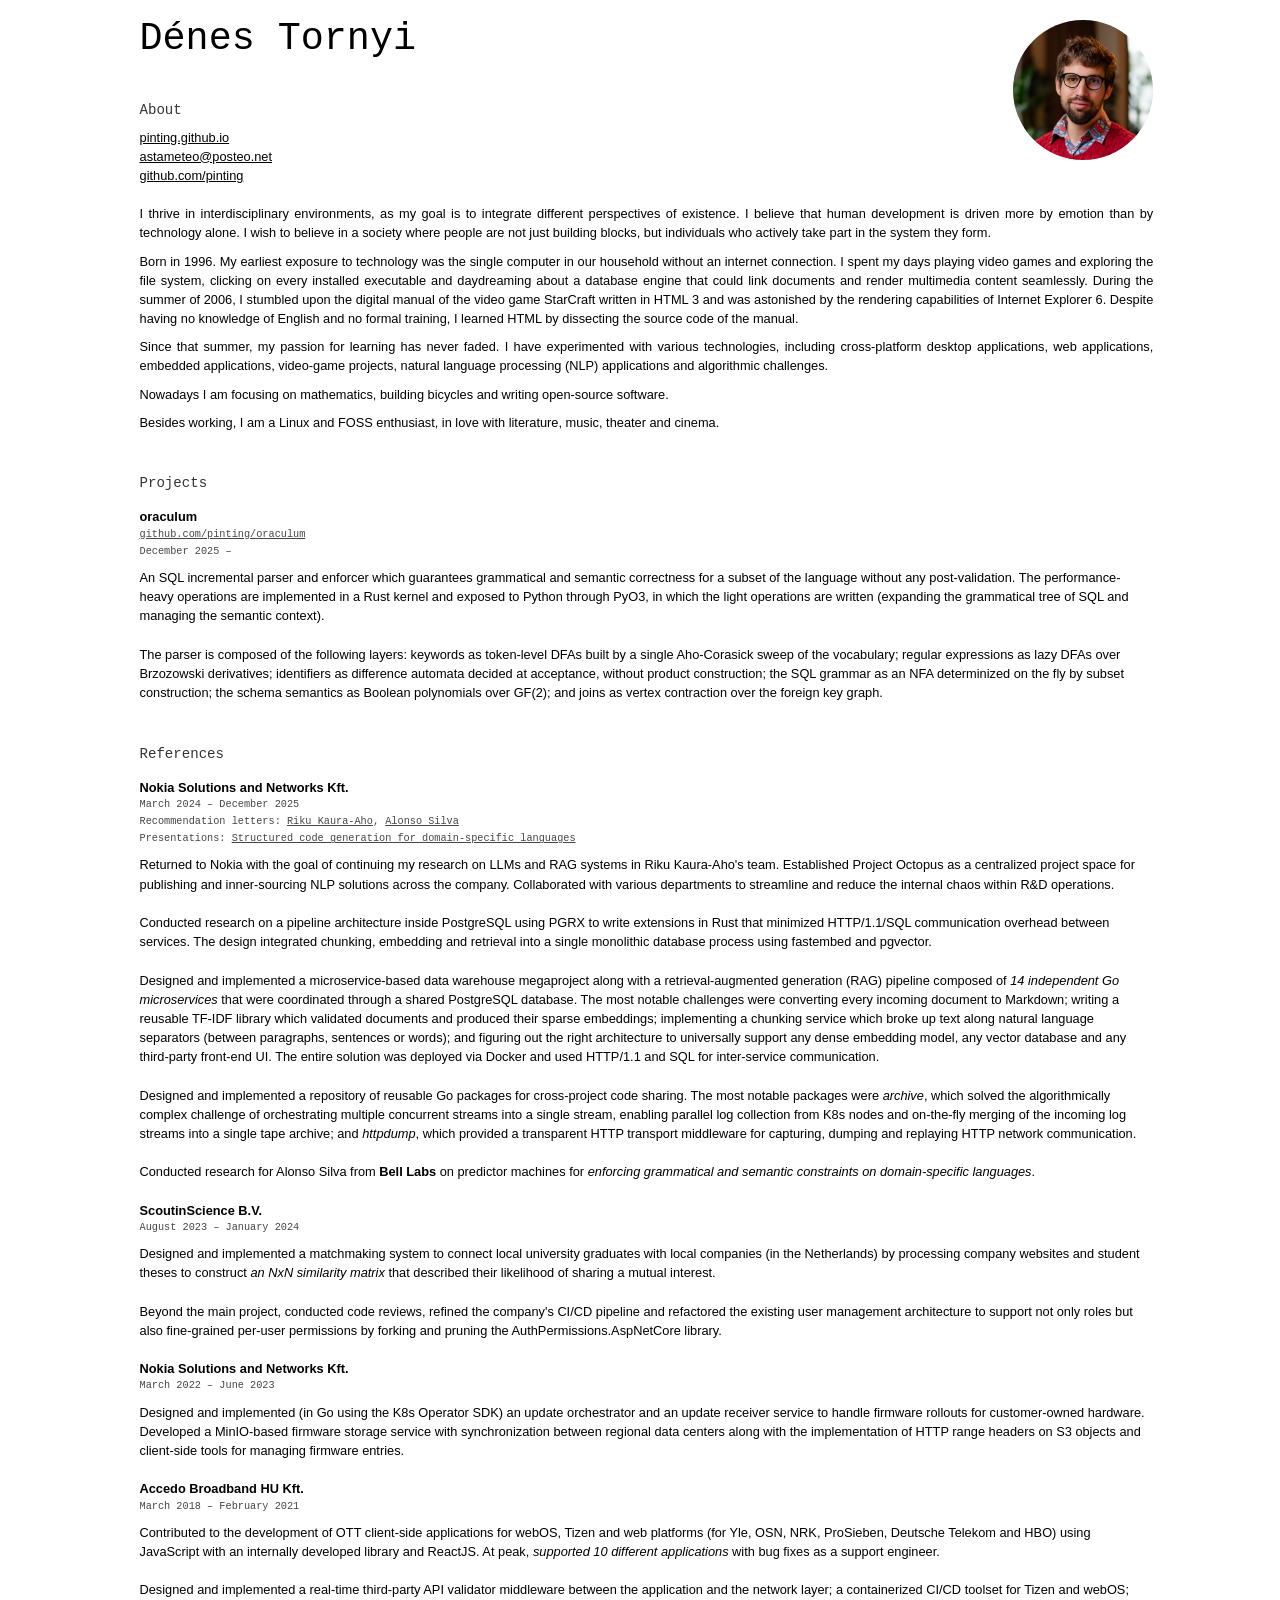
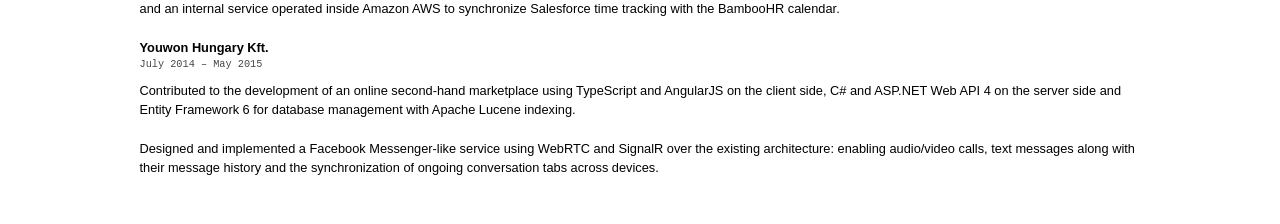
<file: cv/index.html>
<!DOCTYPE html>
<html>
<head>
    <meta http-equiv="Content-Type" content="text/html; charset=UTF-8">
    <meta name="author" content="Tornyi Dénes">
    <meta name="keywords" content="tornyi, denes, dénes, pinting">
    <meta name="viewport" content="width=device-width, initial-scale=1.0, maximum-scale=1.0, user-scalable=no">
    <title>Dénes Tornyi's CV</title>
    <style>
html, body, div, span, applet, object, iframe,
h1, h2, h3, h4, h5, h6, p, blockquote, pre,
a, abbr, acronym, address, big, cite, code,
del, dfn, em, img, ins, kbd, q, s, samp,
small, strike, strong, sub, sup, tt, var,
b, u, i, center,
dl, dt, dd, ol, ul, li,
fieldset, form, label, legend,
table, caption, tbody, tfoot, thead, tr, th, td,
article, aside, canvas, details, embed, 
figure, figcaption, footer, header, hgroup, 
menu, nav, output, ruby, section, summary,
time, mark, audio, video {
    margin: 0;
    padding: 0;
    border: 0;
    font-size: 100%;
    font: inherit;
    vertical-align: baseline;
}

article, aside, details, figcaption, figure, 
footer, header, hgroup, menu, nav, section {
    display: block;
}

body {
    line-height: 1;
}

ol, ul {
    list-style: none;
}

blockquote, q {
    quotes: none;
}

blockquote:before, blockquote:after,
q:before, q:after {
    content: '';
    content: none;
}

table {
    border-collapse: collapse;
    border-spacing: 0;
}

body {
    font: normal normal 400;
    font-size: 80%;
    line-height: 1.5em;
    font-family: Verdana,sans-serif;
    margin-top: 1em;
    margin-left: 1em;
}

p {
    position: relative;
    left: 0;
    margin-bottom: 0.7em;
    margin-right: 0;
    width: 100%;
}

code {
    font: normal normal;
    font-size: 80%;
    font-family: Menlo,monospace,sans-serif;
    color: #464646;
    margin: -2px 0;
    position: static;
    display: block;
    width: 100%;
    text-align: left;
}

.contact-list {
    position: relative;
    left: 0;
    width: 100%;
    margin-bottom: 1.5em;
    margin-top: -0.5em;
}

.contact-list div {
    padding-left: 0;
    text-indent: 0;
}

.reference-item {
    position: relative;
    left: 0;
    width: 100%;
    margin-bottom: 1.5em;
}

.reference-item ul {
    position: relative;
    left: 0;
    width: 100%;
    margin-top: 0.5em;
    list-style: square;
    padding-left: 1.5em;
}

.reference-item li {
    margin-bottom: 0.5em;
    text-align: justify;
}

h1, h2, h3, h4 {
    font-weight: 400;
    font-family: Cousine,Verdana,sans-serif;
    width: 100%;
}

h1 {
    text-align: left;
    font-size: 3em;
    line-height: 1em;
    position: relative;
    left: 0;
}

h1+.contact-list {
    font-style: italic;
    font-size: 110%;
}

h2 {
    font-size: 1.1em;
    margin-top: 3em;
    margin-bottom: 1em;
    position: relative;
    color: #333333;
    left: 0;
    width: 100%;
}

h3 {
    font-size: 1em;
    margin-top: 1em;
    font-weight: 700;
}

a {
    color: inherit;
}

a:hover {
    color: rgb(200, 0, 5);
}

em {
    font-weight: bold;
    font-style: italic;
}

strong {
    font-weight: bold;
}

.top {
    margin: 20px auto 0 auto;
    width: 98%;
    max-width: min(1300px, 80%);
    position: relative;
}

.avatar {
    background: url(avatar.jpg) no-repeat center;
    background-size: cover;
    width: 140px;
    height: 140px;
    float: right;
    margin: 0;
    border-radius: 50%;
}

i {
    font-style: italic;
}

b {
    font-weight: bold;
}
    </style>
</head>
<body>
    <div class="top">
        <div>
        <div class="avatar"></div>
            <h1>Dénes Tornyi</h1>
            <h2 class="about">About</h2>
            <div class="contact-list">
                <div>
                    <a href="https://pinting.github.io">pinting.github.io</a>
                </div>
                <div>
                    <a href="mailto:astameteo@posteo.net">astameteo@posteo.net</a>
                </div>
                <div>
                    <a href="https://github.com/pinting">github.com/pinting</a>
                </div>
            </div>
            <p style="text-align: justify;">I thrive in interdisciplinary environments, as my goal is to integrate different perspectives of existence. I believe that human development is driven more by emotion than by technology alone. I wish to believe in a society where people are not just building blocks, but individuals who actively take part in the system they form.</p>
            <p style="text-align: justify;">Born in 1996. My earliest exposure to technology was the single computer in our household without an internet connection. I spent my days playing video games and exploring the file system, clicking on every installed executable and daydreaming about a database engine that could link documents and render multimedia content seamlessly. During the summer of 2006, I stumbled upon the digital manual of the video game StarCraft written in HTML 3 and was astonished by the rendering capabilities of Internet Explorer 6. Despite having no knowledge of English and no formal training, I learned HTML by dissecting the source code of the manual.</p>
            <p style="text-align: justify;">Since that summer, my passion for learning has never faded. I have experimented with various technologies, including cross-platform desktop applications, web applications, embedded applications, video-game projects, natural language processing (NLP) applications and algorithmic challenges.</p>
            <p style="text-align: justify;">Nowadays I am focusing on mathematics, building bicycles and writing open-source software.</p>
            <p style="text-align: justify;">Besides working, I am a Linux and FOSS enthusiast, in love with literature, music, theater and cinema.</p>
            <h2>Projects</h2>
            <p>
                <strong>oraculum</strong>
                <code><a href="https://github.com/pinting/oraculum">github.com/pinting/oraculum</a></code>
                <code>December 2025 –</code>
            </p>
            <div class="reference-item">
                An SQL incremental parser and enforcer which guarantees grammatical and semantic correctness for a subset of the language without any post-validation. The performance-heavy operations are implemented in a Rust kernel and exposed to Python through PyO3, in which the light operations are written (expanding the grammatical tree of SQL and managing the semantic context).

                <br />
                <br />

                The parser is composed of the following layers: keywords as token-level DFAs built by a single Aho-Corasick sweep of the vocabulary; regular expressions as lazy DFAs over Brzozowski derivatives; identifiers as difference automata decided at acceptance, without product construction; the SQL grammar as an NFA determinized on the fly by subset construction; the schema semantics as Boolean polynomials over GF(2); and joins as vertex contraction over the foreign key graph.
            </div>
            <!--
                <div style="page-break-after: always;"></div>
                <h2>Education</h2>
                <p>
                    <strong>Eötvös Loránd University</strong>
                    <code>Mathematics</code>
                    <code>September 2026 –</code>
                </p>
                <div class="reference-item">
                    Calculus, linear systems, complex numbers and polynomials, the arithmetic of integers, modular congruences, counting principles, recurrences and graph theory.
                </div>
                <p>
                    <strong>Babeș-Bolyai University</strong>
                    <code>Philosophy</code>
                    <code>September 2021 – February 2022</code>
                </p>
                <div class="reference-item">
                    Western philosophy from the Pre-Socratics through the systematic frameworks of Plato and Aristotle, the theology of St. Augustine, jumping to the Early Modern epistemological turn, contrasting Cartesian dualism with Hume's empiricism before culminating in Kant's transcendental idealism. Explored contemporary philosophy by debating artificial consciousness via the Turing test and the Chinese Room Argument.
                </div>
                <p>
                    <strong>Budapest University of Technology and Economics</strong>
                    <code>Software Engineering</code>
                    <code>September 2015 – February 2017, September 2024 – February 2025</code>
                </p>
                <div class="reference-item">
                    Computer architecture from low to high level: PC and CPU architecture (FPGA programming), assembly languages, responsibilities of operating systems (focusing on scheduling, memory management and file systems), user-space application design (on desktop, web and mobile platforms: C, C++, Java, C#, JavaScript), embedded application design (IoT), networking (IP, TCP, UDP, application layer protocols) and databases (SQL, NoSQL). Introduction to information theory: entropy, cryptography (RSA and ECC), error correction (block codes, CRCs, Hamming and Reed-Solomon codes). Introduction to artificial intelligence: search algorithms, first-order logic, machine learning (Bayesian networks, MDPs, NNs, CNNs and RNNs) and natural language processing (TF-IDF, Word2Vec, GloVe and Transformers).
                </div>
            -->
            <div style="page-break-after: always;"></div>
            <h2>References</h2>
            <p>
                <strong>Nokia Solutions and Networks Kft.</strong>
                <code>March 2024 – December 2025</code>
                <code>Recommendation letters: <a href="https://pinting.github.io/cv/letters/00_riku_kaura-aho.pdf">Riku Kaura-Aho</a>, <a href="https://pinting.github.io/cv/letters/01_alonso_silva.pdf">Alonso Silva</a></code>
                <code>Presentations: <a href="https://alonsosilvaallende.github.io/automata-guided-generation">Structured code generation for domain-specific languages</a></code>
            </p>
            <div class="reference-item">
                Returned to Nokia with the goal of continuing my research on LLMs and RAG systems in Riku Kaura-Aho's team. Established Project Octopus as a centralized project space for publishing and inner-sourcing NLP solutions across the company. Collaborated with various departments to streamline and reduce the internal chaos within R&D operations.

                <br />
                <br />

                Conducted research on a pipeline architecture inside PostgreSQL using PGRX to write extensions in Rust that minimized HTTP/1.1/SQL communication overhead between services. The design integrated chunking, embedding and retrieval into a single monolithic database process using fastembed and pgvector.

                <br />
                <br />

                Designed and implemented a microservice-based data warehouse megaproject along with a retrieval-augmented generation (RAG) pipeline composed of <i>14 independent Go microservices</i> that were coordinated through a shared PostgreSQL database. The most notable challenges were converting every incoming document to Markdown; writing a reusable TF-IDF library which validated documents and produced their sparse embeddings; implementing a chunking service which broke up text along natural language separators (between paragraphs, sentences or words); and figuring out the right architecture to universally support any dense embedding model, any vector database and any third-party front-end UI. The entire solution was deployed via Docker and used HTTP/1.1 and SQL for inter-service communication.

                <br />
                <br />

                Designed and implemented a repository of reusable Go packages for cross-project code sharing. The most notable packages were <i>archive</i>, which solved the algorithmically complex challenge of orchestrating multiple concurrent streams into a single stream, enabling parallel log collection from K8s nodes and on-the-fly merging of the incoming log streams into a single tape archive; and <i>httpdump</i>, which provided a transparent HTTP transport middleware for capturing, dumping and replaying HTTP network communication.

                <br />
                <br />

                Conducted research for Alonso Silva from <b>Bell Labs</b> on predictor machines for <i>enforcing grammatical and semantic constraints on domain-specific languages</i>.
            </div>
            <div style="page-break-after: always;"></div>
            <p>
                <strong>ScoutinScience B.V.</strong>
                <code>August 2023 – January 2024</code>
            </p>
            <div class="reference-item">
                Designed and implemented a matchmaking system to connect local university graduates with local companies (in the Netherlands) by processing company websites and student theses to construct <i>an NxN similarity matrix</i> that described their likelihood of sharing a mutual interest.

                <br />
                <br />

                Beyond the main project, conducted code reviews, refined the company's CI/CD pipeline and refactored the existing user management architecture to support not only roles but also fine-grained per-user permissions by forking and pruning the AuthPermissions.AspNetCore library.
            </div>
            <p>
                <strong>Nokia Solutions and Networks Kft.</strong>
                <code>March 2022 – June 2023</code>
            </p>
            <div class="reference-item">
                Designed and implemented (in Go using the K8s Operator SDK) an update orchestrator and an update receiver service to handle firmware rollouts for customer-owned hardware. Developed a MinIO-based firmware storage service with synchronization between regional data centers along with the implementation of HTTP range headers on S3 objects and client-side tools for managing firmware entries.
            </div>
            <p>
                <strong>Accedo Broadband HU Kft.</strong>
                <code>March 2018 – February 2021</code>
            </p>
            <div class="reference-item">
                Contributed to the development of OTT client-side applications for webOS, Tizen and web platforms (for Yle, OSN, NRK, ProSieben, Deutsche Telekom and HBO) using JavaScript with an internally developed library and ReactJS. At peak, <i>supported 10 different applications</i> with bug fixes as a support engineer.
                
                <br />
                <br />

                Designed and implemented a real-time third-party API validator middleware between the application and the network layer; a containerized CI/CD toolset for Tizen and webOS; and an internal service operated inside Amazon AWS to synchronize Salesforce time tracking with the BambooHR calendar.
            </div>
            <p>
                <strong>Youwon Hungary Kft.</strong>
                <code>July 2014 – May 2015</code>
            </p>
            <div class="reference-item">
                Contributed to the development of an online second-hand marketplace using TypeScript and AngularJS on the client side, C# and ASP.NET Web API 4 on the server side and Entity Framework 6 for database management with Apache Lucene indexing.
                
                <br />
                <br />

                Designed and implemented a Facebook Messenger-like service using WebRTC and SignalR over the existing architecture: enabling audio/video calls, text messages along with their message history and the synchronization of ongoing conversation tabs across devices.
            </div>
            <p>
                <br />
            </p>
        </div>
    </div>
</body>
</html>
</file>
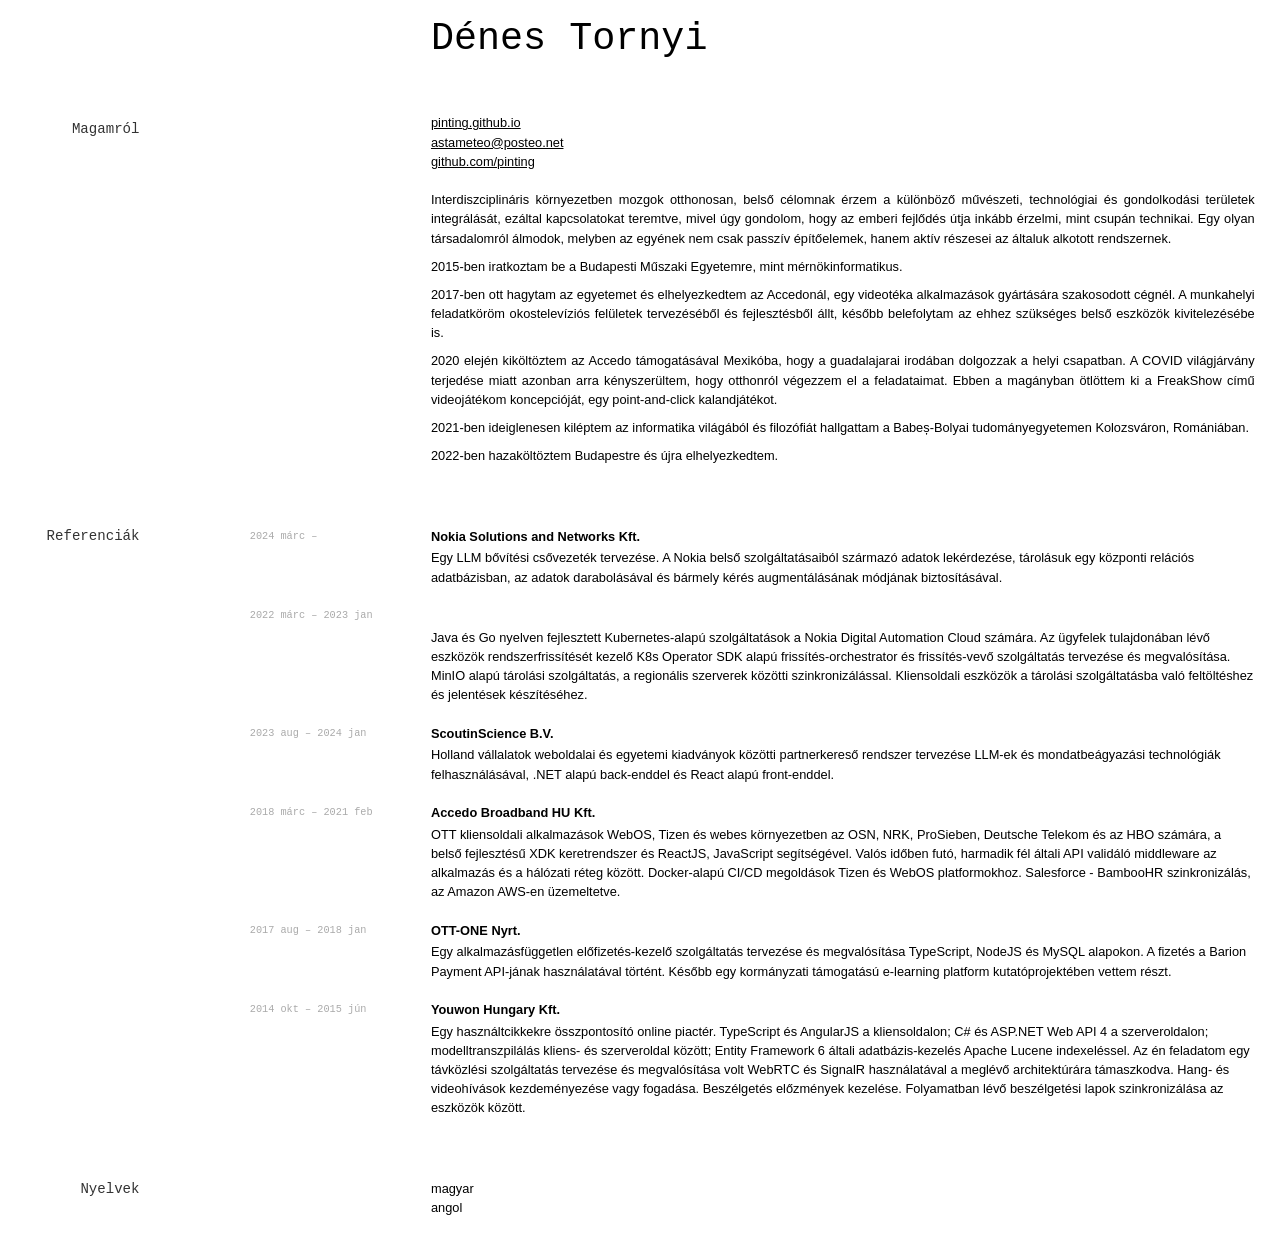
<file: cv/index.hu.html>
<!DOCTYPE html>
<html>
<head>
    <meta http-equiv="Content-Type" content="text/html; charset=UTF-8">
    <meta name="author" content="Tornyi Dénes">
    <meta name="keywords" content="tornyi, denes, dénes, pinting">
    <title>Denes Tornyi's CV</title>
    <style>
        /* reset */
        html, body, div, span, applet, object, iframe,
        h1, h2, h3, h4, h5, h6, p, blockquote, pre,
        a, abbr, acronym, address, big, cite, code,
        del, dfn, em, img, ins, kbd, q, s, samp,
        small, strike, strong, sub, sup, tt, var,
        b, u, i, center,
        dl, dt, dd, ol, ul, li,
        fieldset, form, label, legend,
        table, caption, tbody, tfoot, thead, tr, th, td,
        article, aside, canvas, details, embed, 
        figure, figcaption, footer, header, hgroup, 
        menu, nav, output, ruby, section, summary,
        time, mark, audio, video {
            margin: 0;
            padding: 0;
            border: 0;
            font-size: 100%;
            font: inherit;
            vertical-align: baseline;
        }

        article, aside, details, figcaption, figure, 
        footer, header, hgroup, menu, nav, section {
            display: block;
        }

        body {
            line-height: 1;
        }

        ol, ul {
            list-style: none;
        }

        blockquote, q {
            quotes: none;
        }

        blockquote:before, blockquote:after,
        q:before, q:after {
            content: '';
            content: none;
        }

        table {
            border-collapse: collapse;
            border-spacing: 0;
        }

        /* end of reset */

        body {
            font: normal normal 400;
            font-size: 80%;
            line-height: 1.5em;
            font-family: Verdana,sans-serif;
            margin-top: 1em;
            margin-left: 1em;
        }

        p {
            position: relative;
            left: 33%;
            margin-bottom: 0.7em;
            margin-right: 0;
            width: 65%;
        }

        code {
            font: normal normal;
            font-size: 80%;
            font-family: Menlo,monospace,sans-serif;
            color: #aaa;
        }

        p code {
            position: absolute;
            left: -22%;
        }

        ul { 
            position: relative;
            left: 33%;
            width: 65%;
            margin-bottom: 1.5em;
            margin-top: -0.5em;
        }

        li {
            padding-left: 0;
            text-indent: 0;
        }

        li ul {
            position: relative;
            left: 0;
            width: 100%;
            margin-top: 0.25em;
        }

        h1, h2, h3, h4 {
            font-weight: 400;
            font-family: Cousine,Verdana,sans-serif;
            width: 65%;
        }

        h1 {
            text-align: left;
            font-size: 3em;
            line-height: 1em;
            position: relative;
            left: 33%;
        }

        h1+p {
            font-style: italic;
            font-size: 110%;
        }

        h2 {
            font-size: 1.1em;
            margin-top: 3em;
            position: relative;
            color: #333333;
            top: 1.4em;
            text-align: right;
            width: 10%;
        }

        h3 {
            font-size: 1em;
            line-height: 2em; 
            position: relative;
            top: 1.7em;
            text-align: right;
            width: 20%;
        }

        a {
            color: inherit;
        }

        .project a {
            text-decoration: none;
        }

        a:hover {
            color:#39f
        }

        em {
            font-weight: bold;
            font-style: italic;
        }

        strong {
            font-weight: bold;
        }

        .top {
            margin: 20px 0 0 0;
        }
    </style>
</head>
<body>
    <div class="top">
        <div>
            <h1>
                Dénes Tornyi
            </h1>
            <h2 class="about">Magamról</h2>
            <ul>
                <li>
                    <a href="https://pinting.github.io">pinting.github.io</a>
                </li>
                <li>
                    <a href="mailto:astameteo@posteo.net">astameteo@posteo.net</a>
                </li>
                <li>
                    <a href="https://github.com/pinting">github.com/pinting</a>
                </li>
            </ul>
            <p style="text-align: justify;">Interdiszciplináris környezetben mozgok otthonosan, belső célomnak érzem a különböző művészeti, technológiai és gondolkodási területek integrálását, ezáltal kapcsolatokat teremtve, mivel úgy gondolom, hogy az emberi fejlődés útja inkább érzelmi, mint csupán technikai. Egy olyan társadalomról álmodok, melyben az egyének nem csak passzív építőelemek, hanem aktív részesei az általuk alkotott rendszernek.</p>
            <p style="text-align: justify;">2015-ben iratkoztam be a Budapesti Műszaki Egyetemre, mint mérnökinformatikus.</p>
            <p style="text-align: justify;">2017-ben ott hagytam az egyetemet és elhelyezkedtem az Accedonál, egy videotéka alkalmazások gyártására szakosodott cégnél. A munkahelyi feladatköröm okostelevíziós felületek tervezéséből és fejlesztésből állt, később belefolytam az ehhez szükséges belső eszközök kivitelezésébe is.</p>
            <p style="text-align: justify;">2020 elején kiköltöztem az Accedo támogatásával Mexikóba, hogy a guadalajarai irodában dolgozzak a helyi csapatban. A COVID világjárvány terjedése miatt azonban arra kényszerültem, hogy otthonról végezzem el a feladataimat. Ebben a magányban ötlöttem ki a FreakShow című videojátékom koncepcióját, egy point-and-click kalandjátékot.</p>
            <p style="text-align: justify;">2021-ben ideiglenesen kiléptem az informatika világából és filozófiát hallgattam a Babeș-Bolyai tudományegyetemen Kolozsváron, Romániában.</p>
            <p style="text-align: justify;">2022-ben hazaköltöztem Budapestre és újra elhelyezkedtem.</p>
            <div style="page-break-after: always;"></div>
            <h2 class="references">Referenciák</h2>
            <p>
                <code class="highlighter-rouge">2024 márc – </code>
                <strong>Nokia Solutions and Networks Kft.</strong>
            </p>
            <ul>
                <li>Egy LLM bővítési csővezeték tervezése. A Nokia belső szolgáltatásaiból származó adatok lekérdezése, tárolásuk egy központi relációs adatbázisban, az adatok darabolásával és bármely kérés augmentálásának módjának biztosításával.</li>
            </ul>
            <p>
                <code class="highlighter-rouge">2022 márc – 2023 jan</code>
                <strong style="color: transparent;">Nokia Solutions and Networks Kft.</strong>
            </p>
            <ul>
                <li>Java és Go nyelven fejlesztett Kubernetes-alapú szolgáltatások a Nokia Digital Automation Cloud számára. Az ügyfelek tulajdonában lévő eszközök rendszerfrissítését kezelő K8s Operator SDK alapú frissítés-orchestrator és frissítés-vevő szolgáltatás tervezése és megvalósítása. MinIO alapú tárolási szolgáltatás, a regionális szerverek közötti szinkronizálással. Kliensoldali eszközök a tárolási szolgáltatásba való feltöltéshez és jelentések készítéséhez.</li>
            </ul>
            <p>
                <code class="highlighter-rouge">2023 aug – 2024 jan</code>
                <strong>ScoutinScience B.V.</strong>
            </p>
            <ul>
                <li>Holland vállalatok weboldalai és egyetemi kiadványok közötti partnerkereső rendszer tervezése LLM-ek és mondatbeágyazási technológiák felhasználásával, .NET alapú back-enddel és React alapú front-enddel.</li>
            </ul>
            <p>
                <code class="highlighter-rouge">2018 márc – 2021 feb</code>
                <strong>Accedo Broadband HU Kft.</strong>
            </p>
            <ul>
                <li>OTT kliensoldali alkalmazások WebOS, Tizen és webes környezetben az OSN, NRK, ProSieben, Deutsche Telekom és az HBO számára, a belső fejlesztésű XDK keretrendszer és ReactJS, JavaScript segítségével. Valós időben futó, harmadik fél általi API validáló middleware az alkalmazás és a hálózati réteg között. Docker-alapú CI/CD megoldások Tizen és WebOS platformokhoz. Salesforce - BambooHR szinkronizálás, az Amazon AWS-en üzemeltetve.</li>
            </ul>
            <p>
                <code class="highlighter-rouge">2017 aug – 2018 jan</code>
                <strong>OTT-ONE Nyrt.</strong>
            </p>
            <ul>
                <li>Egy alkalmazásfüggetlen előfizetés-kezelő szolgáltatás tervezése és megvalósítása TypeScript, NodeJS és MySQL alapokon. A fizetés a Barion Payment API-jának használatával történt. Később egy kormányzati támogatású e-learning platform kutatóprojektében vettem részt.</li>
            </ul>
            <p>
                <code class="highlighter-rouge">2014 okt – 2015 jún</code>
                <strong>Youwon Hungary Kft.</strong>
            </p>
            <ul>
                <li>Egy használtcikkekre összpontosító online piactér. TypeScript és AngularJS a kliensoldalon; C# és ASP.NET Web API 4 a szerveroldalon; modelltranszpilálás kliens- és szerveroldal között; Entity Framework 6 általi adatbázis-kezelés Apache Lucene indexeléssel. Az én feladatom egy távközlési szolgáltatás tervezése és megvalósítása volt WebRTC és SignalR használatával a meglévő architektúrára támaszkodva. Hang- és videohívások kezdeményezése vagy fogadása. Beszélgetés előzmények kezelése. Folyamatban lévő beszélgetési lapok szinkronizálása az eszközök között.</li>
            </ul>
            <h2 class="languages">Nyelvek</h2>
            <p>
                magyar<br />
                angol<br />
            </p>
            <p>
                <br />
            </p>
        </div>
    </div>
</body>
</html>
</file>
